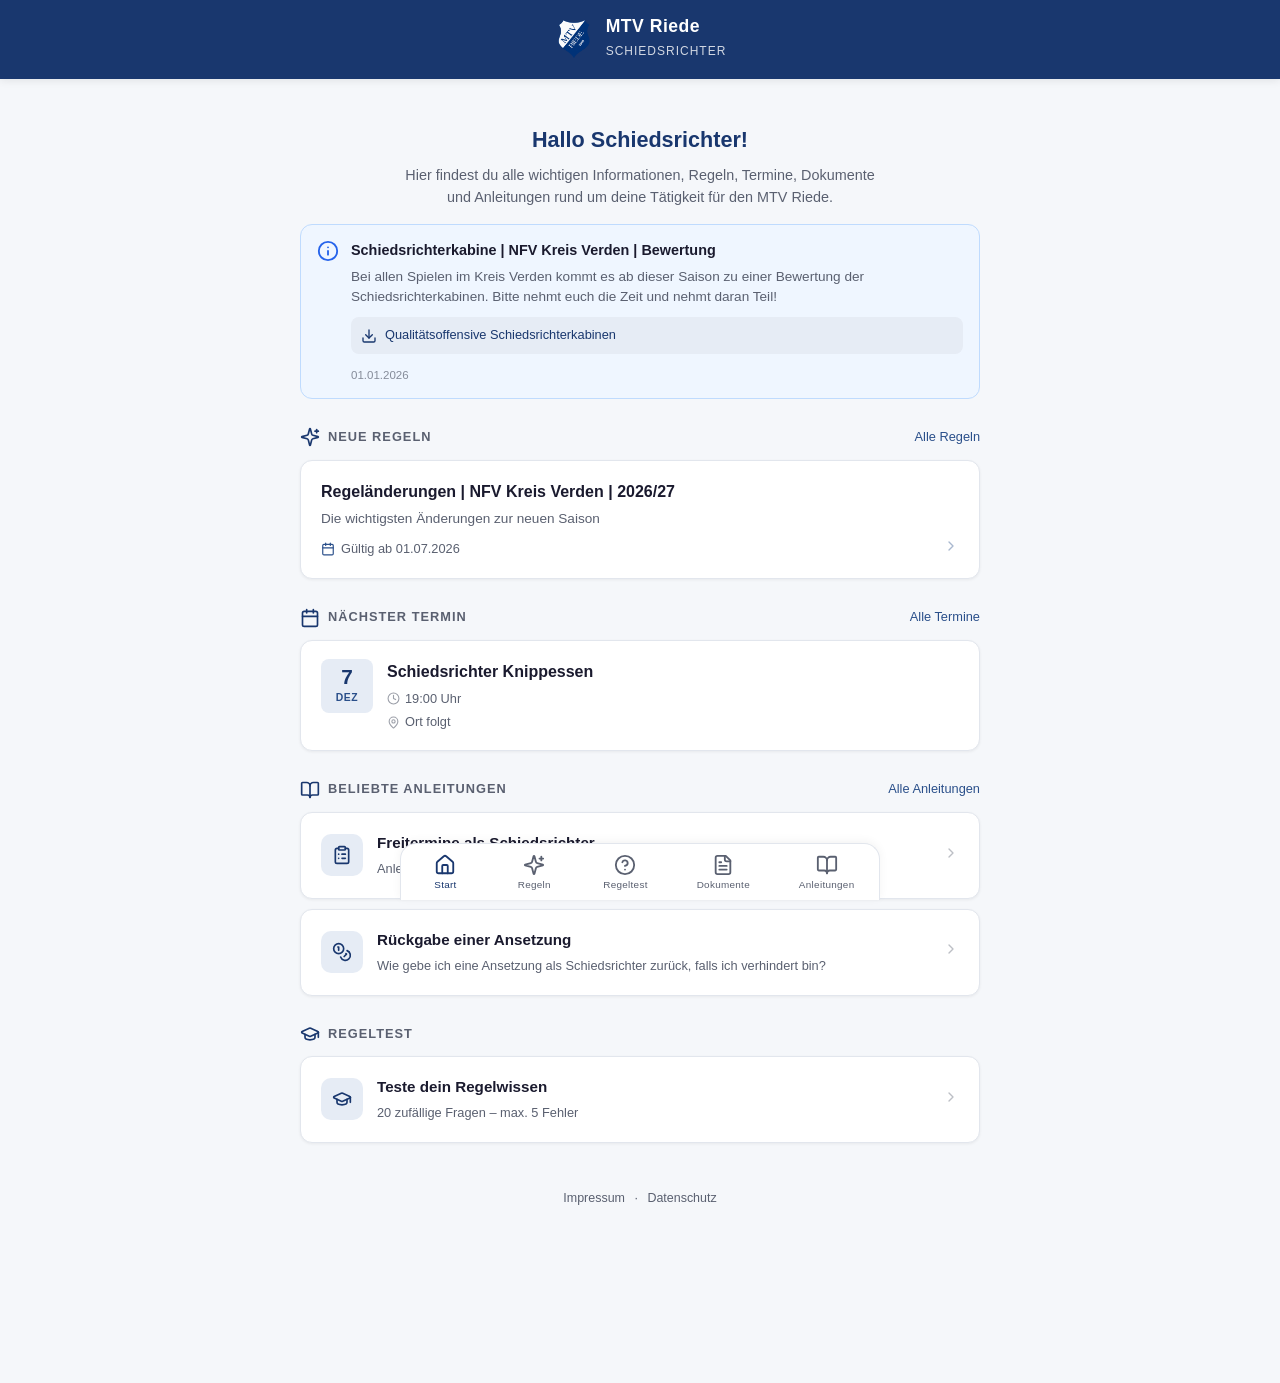
<file: index.html>
<!DOCTYPE html>
<html lang="de">
<head>
  <meta charset="UTF-8">
  <meta name="viewport" content="width=device-width, initial-scale=1.0, viewport-fit=cover">
  <meta name="apple-mobile-web-app-capable" content="yes">
  <meta name="apple-mobile-web-app-status-bar-style" content="black-translucent">
  <meta name="theme-color" content="#1a3a6b">
  <title>MTV Riede – Schiedsrichter</title>
  <link rel="icon" type="image/png" href="assets/logo.png">
  <link rel="stylesheet" href="css/style.css">
</head>
<body>

  <!-- Header -->
  <header class="app-header">
    <img src="assets/logo.png" alt="MTV Riede" class="logo">
    <div class="header-text">
      <h1>MTV Riede</h1>
      <span>Schiedsrichter</span>
    </div>
  </header>

  <!-- Main Content -->
  <main class="main-content">

    <!-- Home -->
    <section id="page-home" class="page-section">
      <div class="welcome">
        <h2>Hallo Schiedsrichter!</h2>
        <p>Hier findest du alle wichtigen Informationen, Regeln, Termine, Dokumente und Anleitungen rund um deine Tätigkeit für den MTV Riede.</p>
      </div>
      <div id="home-content"></div>
    </section>

    <!-- Rules -->
    <section id="page-rules" class="page-section">
      <h2 class="page-title">Neue Regeln</h2>
      <div id="rules-content"></div>
    </section>

    <!-- Events -->
    <section id="page-events" class="page-section">
      <h2 class="page-title">Termine</h2>
      <div id="events-content"></div>
    </section>

    <!-- Documents -->
    <section id="page-documents" class="page-section">
      <h2 class="page-title">Dokumente</h2>
      <div id="documents-content"></div>
    </section>

    <!-- Guides -->
    <section id="page-guides" class="page-section">
      <h2 class="page-title">Anleitungen</h2>
      <div id="guides-content"></div>
    </section>

    <!-- Quiz -->
    <section id="page-quiz" class="page-section">
      <div id="quiz-content"></div>
    </section>

    <!-- Detail View -->
    <section id="page-detail" class="page-section">
      <div id="detail-content"></div>
    </section>

  </main>

  <!-- Footer -->
  <footer class="app-footer">
    <a href="impressum.html">Impressum</a>
    <span>&middot;</span>
    <a href="datenschutz.html">Datenschutz</a>
  </footer>

  <!-- Bottom Navigation -->
  <nav class="bottom-nav">
    <button class="nav-item active" data-page="home">
      <svg xmlns="http://www.w3.org/2000/svg" viewBox="0 0 24 24" fill="none" stroke="currentColor" stroke-width="2" stroke-linecap="round" stroke-linejoin="round"><path d="M15 21v-8a1 1 0 0 0-1-1h-4a1 1 0 0 0-1 1v8"/><path d="M3 10a2 2 0 0 1 .709-1.528l7-5.999a2 2 0 0 1 2.582 0l7 5.999A2 2 0 0 1 21 10v9a2 2 0 0 1-2 2H5a2 2 0 0 1-2-2z"/></svg>
      <span>Start</span>
    </button>
    <button class="nav-item" data-page="rules">
      <svg xmlns="http://www.w3.org/2000/svg" viewBox="0 0 24 24" fill="none" stroke="currentColor" stroke-width="2" stroke-linecap="round" stroke-linejoin="round"><path d="M9.937 15.5A2 2 0 0 0 8.5 14.063l-6.135-1.582a.5.5 0 0 1 0-.962L8.5 9.936A2 2 0 0 0 9.937 8.5l1.582-6.135a.5.5 0 0 1 .963 0L14.063 8.5A2 2 0 0 0 15.5 9.937l6.135 1.581a.5.5 0 0 1 0 .964L15.5 14.063a2 2 0 0 0-1.437 1.437l-1.582 6.135a.5.5 0 0 1-.963 0z"/><path d="M20 3v4"/><path d="M22 5h-4"/></svg>
      <span>Regeln</span>
    </button>
    <button class="nav-item" data-page="quiz">
      <svg xmlns="http://www.w3.org/2000/svg" viewBox="0 0 24 24" fill="none" stroke="currentColor" stroke-width="2" stroke-linecap="round" stroke-linejoin="round"><circle cx="12" cy="12" r="10"/><path d="M9.09 9a3 3 0 0 1 5.83 1c0 2-3 3-3 3"/><path d="M12 17h.01"/></svg>
      <span>Regeltest</span>
    </button>
    <button class="nav-item" data-page="documents">
      <svg xmlns="http://www.w3.org/2000/svg" viewBox="0 0 24 24" fill="none" stroke="currentColor" stroke-width="2" stroke-linecap="round" stroke-linejoin="round"><path d="M15 2H6a2 2 0 0 0-2 2v16a2 2 0 0 0 2 2h12a2 2 0 0 0 2-2V7Z"/><path d="M14 2v4a2 2 0 0 0 2 2h4"/><path d="M10 9H8"/><path d="M16 13H8"/><path d="M16 17H8"/></svg>
      <span>Dokumente</span>
    </button>
    <button class="nav-item" data-page="guides">
      <svg xmlns="http://www.w3.org/2000/svg" viewBox="0 0 24 24" fill="none" stroke="currentColor" stroke-width="2" stroke-linecap="round" stroke-linejoin="round"><path d="M12 7v14"/><path d="M3 18a1 1 0 0 1-1-1V4a1 1 0 0 1 1-1h5a4 4 0 0 1 4 4 4 4 0 0 1 4-4h5a1 1 0 0 1 1 1v13a1 1 0 0 1-1 1h-6a3 3 0 0 0-3 3 3 3 0 0 0-3-3z"/></svg>
      <span>Anleitungen</span>
    </button>
  </nav>

  <!-- Toast -->
  <div id="toast" class="toast"></div>

  <script src="js/filestore.js"></script>
  <script src="js/icons.js"></script>
  <script src="js/app.js"></script>
</body>
</html>
</file>
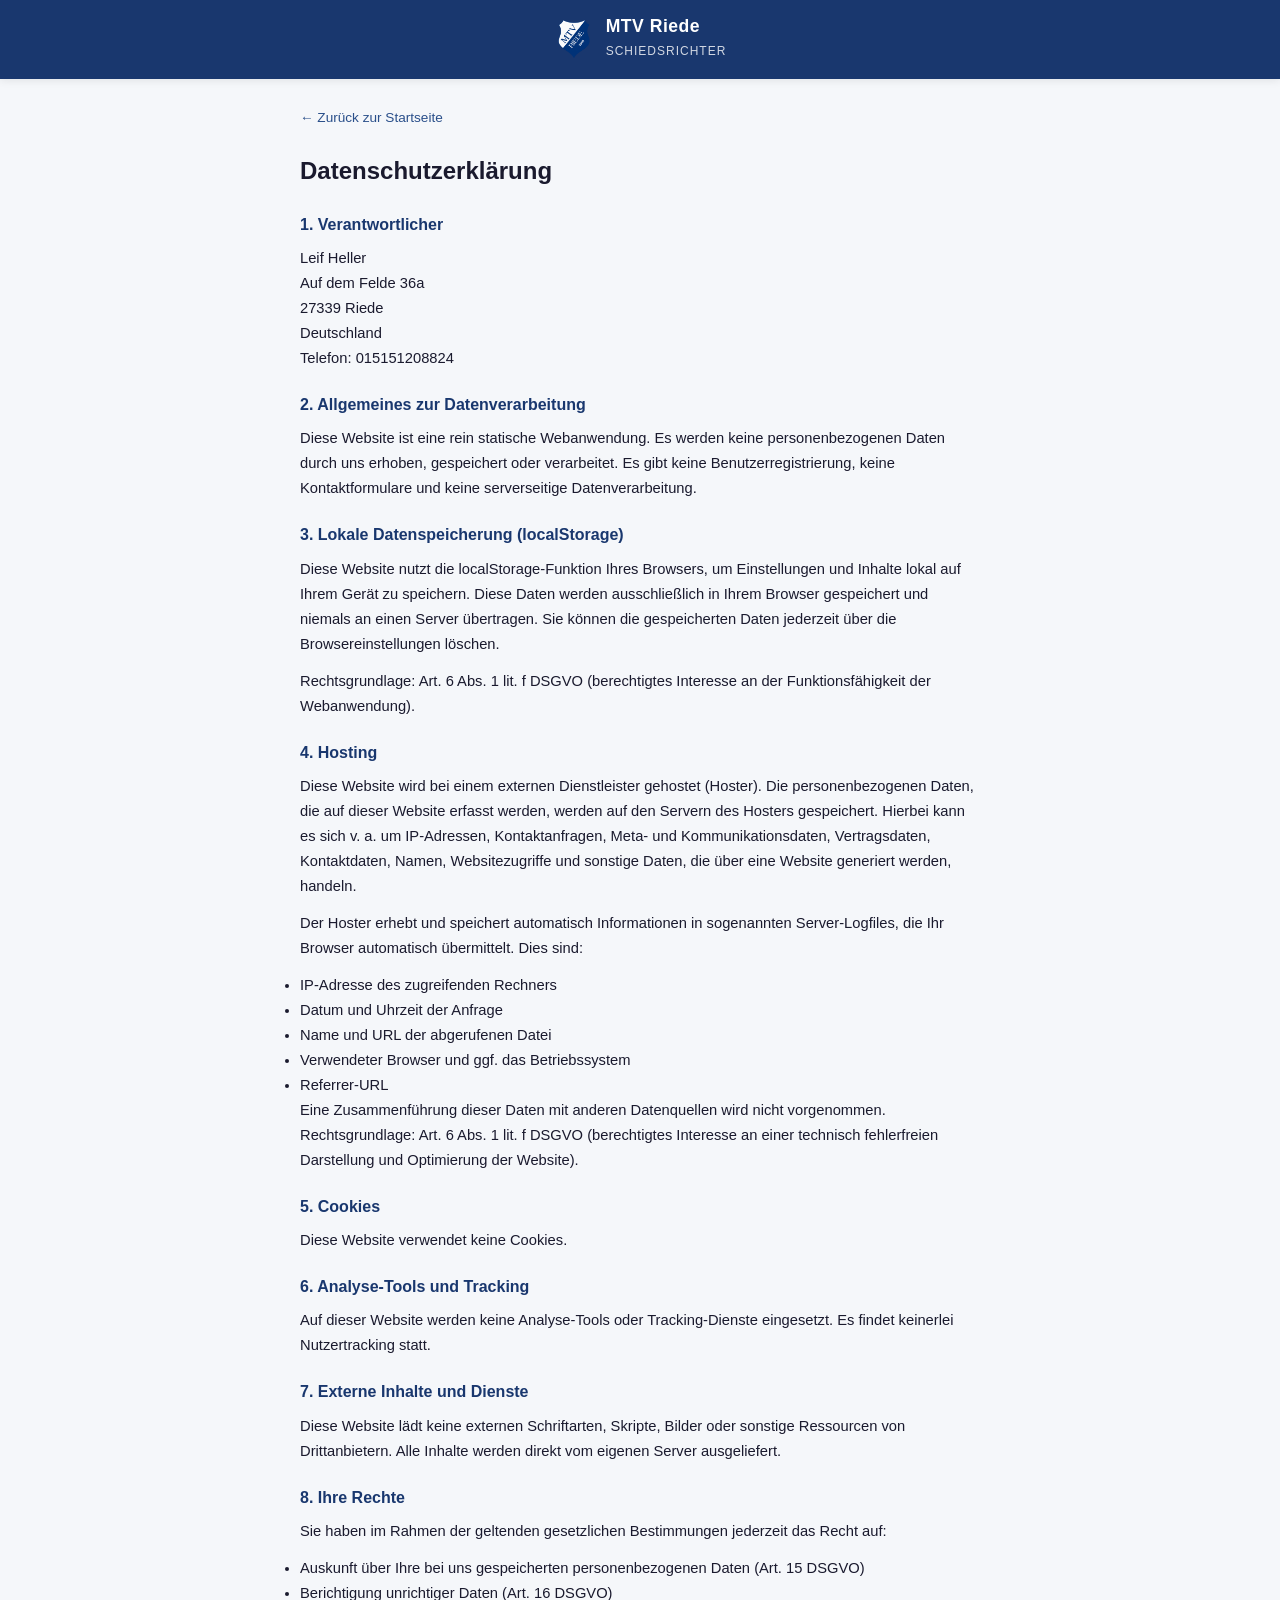
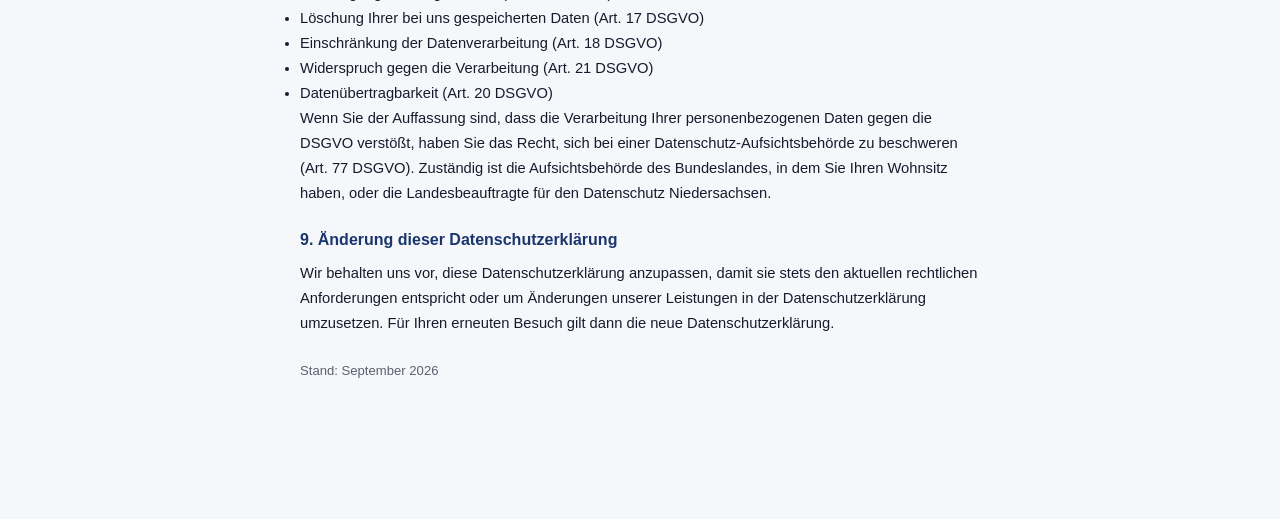
<file: datenschutz.html>
<!DOCTYPE html>
<html lang="de">
<head>
  <meta charset="UTF-8">
  <meta name="viewport" content="width=device-width, initial-scale=1.0">
  <title>Datenschutzerklärung – MTV Riede Schiedsrichter</title>
  <link rel="icon" type="image/png" href="assets/logo.png">
  <link rel="stylesheet" href="css/style.css">
</head>
<body>
  <header class="app-header">
    <img src="assets/logo.png" alt="MTV Riede" class="logo">
    <div class="header-text">
      <h1>MTV Riede</h1>
      <span>Schiedsrichter</span>
    </div>
  </header>

  <main class="main-content" style="padding-bottom:40px">
    <section class="page-section active">
      <a href="index.html" class="detail-back" style="text-decoration:none">&larr; Zurück zur Startseite</a>
      <h2 class="page-title">Datenschutzerklärung</h2>
      <div class="detail-content">

        <h3>1. Verantwortlicher</h3>
        <p>
          Leif Heller<br>
          Auf dem Felde 36a<br>
          27339 Riede<br>
          Deutschland<br>
          Telefon: 015151208824
        </p>

        <h3>2. Allgemeines zur Datenverarbeitung</h3>
        <p>Diese Website ist eine rein statische Webanwendung. Es werden keine personenbezogenen Daten durch uns erhoben, gespeichert oder verarbeitet. Es gibt keine Benutzerregistrierung, keine Kontaktformulare und keine serverseitige Datenverarbeitung.</p>

        <h3>3. Lokale Datenspeicherung (localStorage)</h3>
        <p>Diese Website nutzt die localStorage-Funktion Ihres Browsers, um Einstellungen und Inhalte lokal auf Ihrem Gerät zu speichern. Diese Daten werden ausschließlich in Ihrem Browser gespeichert und niemals an einen Server übertragen. Sie können die gespeicherten Daten jederzeit über die Browsereinstellungen löschen.</p>
        <p>Rechtsgrundlage: Art. 6 Abs. 1 lit. f DSGVO (berechtigtes Interesse an der Funktionsfähigkeit der Webanwendung).</p>

        <h3>4. Hosting</h3>
        <p>Diese Website wird bei einem externen Dienstleister gehostet (Hoster). Die personenbezogenen Daten, die auf dieser Website erfasst werden, werden auf den Servern des Hosters gespeichert. Hierbei kann es sich v. a. um IP-Adressen, Kontaktanfragen, Meta- und Kommunikationsdaten, Vertragsdaten, Kontaktdaten, Namen, Websitezugriffe und sonstige Daten, die über eine Website generiert werden, handeln.</p>
        <p>Der Hoster erhebt und speichert automatisch Informationen in sogenannten Server-Logfiles, die Ihr Browser automatisch übermittelt. Dies sind:</p>
        <ul>
          <li>IP-Adresse des zugreifenden Rechners</li>
          <li>Datum und Uhrzeit der Anfrage</li>
          <li>Name und URL der abgerufenen Datei</li>
          <li>Verwendeter Browser und ggf. das Betriebssystem</li>
          <li>Referrer-URL</li>
        </ul>
        <p>Eine Zusammenführung dieser Daten mit anderen Datenquellen wird nicht vorgenommen. Rechtsgrundlage: Art. 6 Abs. 1 lit. f DSGVO (berechtigtes Interesse an einer technisch fehlerfreien Darstellung und Optimierung der Website).</p>

        <h3>5. Cookies</h3>
        <p>Diese Website verwendet keine Cookies.</p>

        <h3>6. Analyse-Tools und Tracking</h3>
        <p>Auf dieser Website werden keine Analyse-Tools oder Tracking-Dienste eingesetzt. Es findet keinerlei Nutzertracking statt.</p>

        <h3>7. Externe Inhalte und Dienste</h3>
        <p>Diese Website lädt keine externen Schriftarten, Skripte, Bilder oder sonstige Ressourcen von Drittanbietern. Alle Inhalte werden direkt vom eigenen Server ausgeliefert.</p>

        <h3>8. Ihre Rechte</h3>
        <p>Sie haben im Rahmen der geltenden gesetzlichen Bestimmungen jederzeit das Recht auf:</p>
        <ul>
          <li>Auskunft über Ihre bei uns gespeicherten personenbezogenen Daten (Art. 15 DSGVO)</li>
          <li>Berichtigung unrichtiger Daten (Art. 16 DSGVO)</li>
          <li>Löschung Ihrer bei uns gespeicherten Daten (Art. 17 DSGVO)</li>
          <li>Einschränkung der Datenverarbeitung (Art. 18 DSGVO)</li>
          <li>Widerspruch gegen die Verarbeitung (Art. 21 DSGVO)</li>
          <li>Datenübertragbarkeit (Art. 20 DSGVO)</li>
        </ul>
        <p>Wenn Sie der Auffassung sind, dass die Verarbeitung Ihrer personenbezogenen Daten gegen die DSGVO verstößt, haben Sie das Recht, sich bei einer Datenschutz-Aufsichtsbehörde zu beschweren (Art. 77 DSGVO). Zuständig ist die Aufsichtsbehörde des Bundeslandes, in dem Sie Ihren Wohnsitz haben, oder die Landesbeauftragte für den Datenschutz Niedersachsen.</p>

        <h3>9. Änderung dieser Datenschutzerklärung</h3>
        <p>Wir behalten uns vor, diese Datenschutzerklärung anzupassen, damit sie stets den aktuellen rechtlichen Anforderungen entspricht oder um Änderungen unserer Leistungen in der Datenschutzerklärung umzusetzen. Für Ihren erneuten Besuch gilt dann die neue Datenschutzerklärung.</p>

        <p style="margin-top:24px;color:var(--text-secondary);font-size:0.82rem">Stand: September 2026</p>

      </div>
    </section>
  </main>
</body>
</html>
</file>
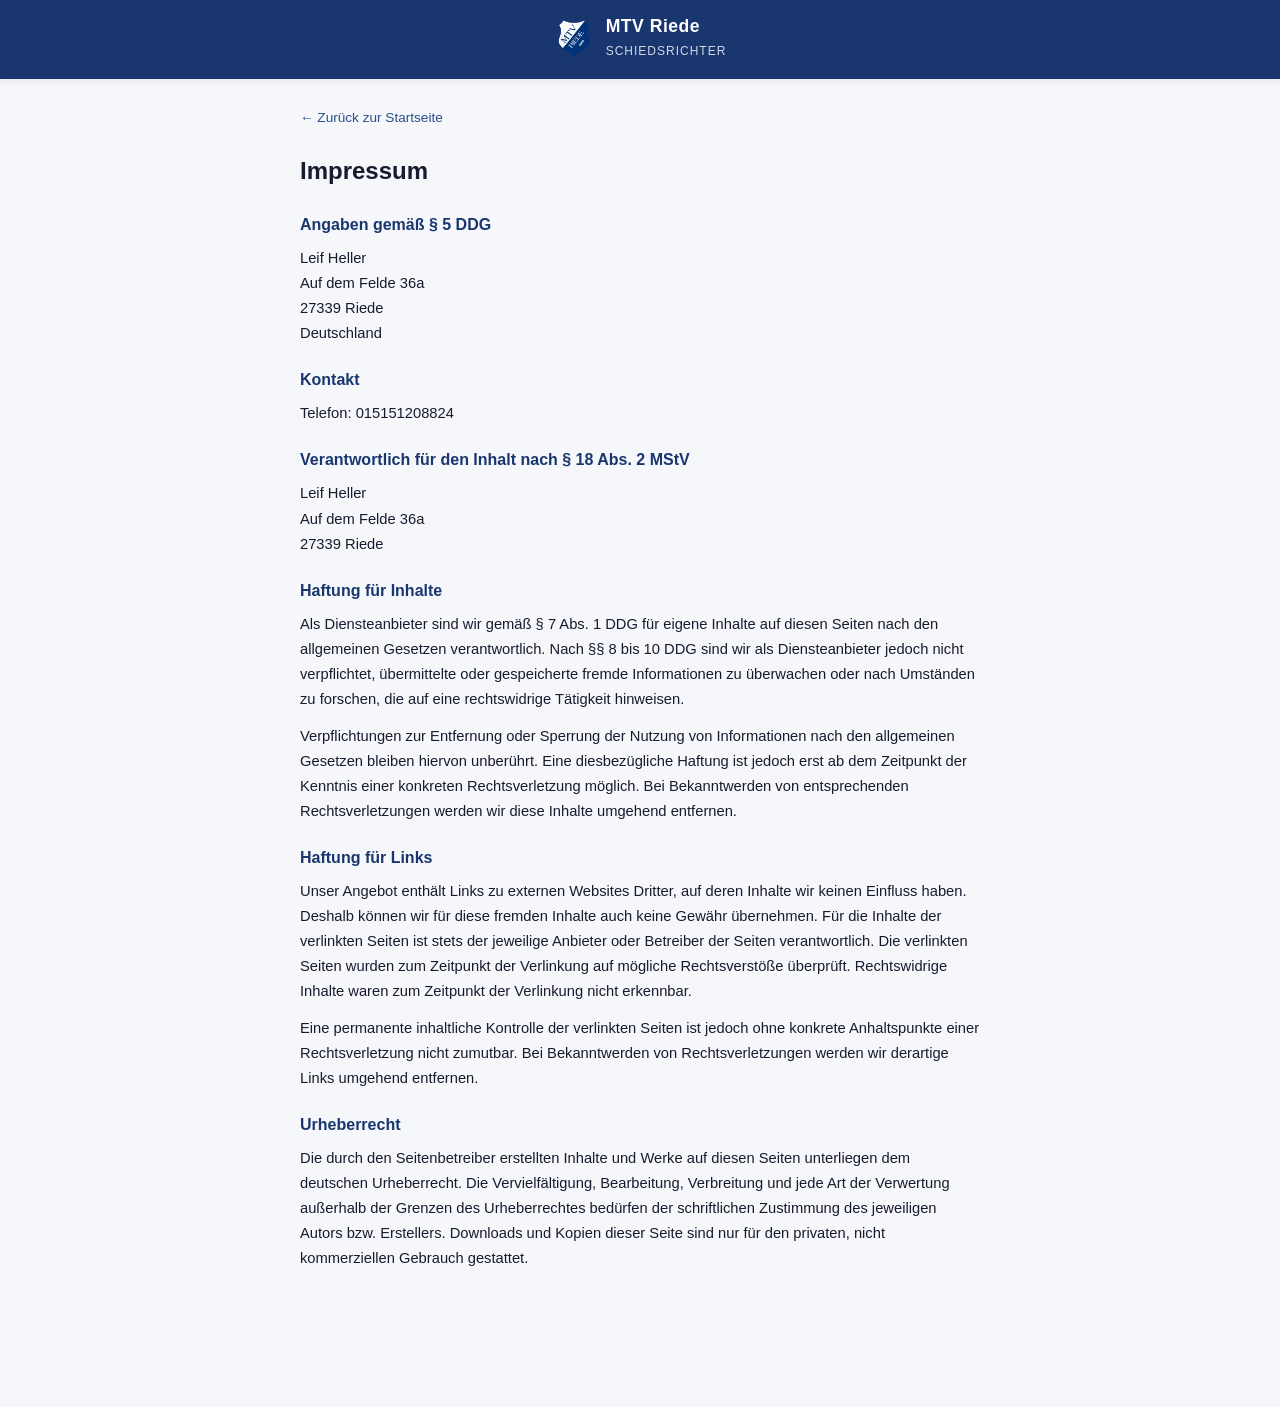
<file: impressum.html>
<!DOCTYPE html>
<html lang="de">
<head>
  <meta charset="UTF-8">
  <meta name="viewport" content="width=device-width, initial-scale=1.0">
  <title>Impressum – MTV Riede Schiedsrichter</title>
  <link rel="icon" type="image/png" href="assets/logo.png">
  <link rel="stylesheet" href="css/style.css">
</head>
<body>
  <header class="app-header">
    <img src="assets/logo.png" alt="MTV Riede" class="logo">
    <div class="header-text">
      <h1>MTV Riede</h1>
      <span>Schiedsrichter</span>
    </div>
  </header>

  <main class="main-content" style="padding-bottom:40px">
    <section class="page-section active">
      <a href="index.html" class="detail-back" style="text-decoration:none">&larr; Zurück zur Startseite</a>
      <h2 class="page-title">Impressum</h2>
      <div class="detail-content">

        <h3>Angaben gemäß § 5 DDG</h3>
        <p>
          Leif Heller<br>
          Auf dem Felde 36a<br>
          27339 Riede<br>
          Deutschland
        </p>

        <h3>Kontakt</h3>
        <p>Telefon: 015151208824</p>

        <h3>Verantwortlich für den Inhalt nach § 18 Abs. 2 MStV</h3>
        <p>
          Leif Heller<br>
          Auf dem Felde 36a<br>
          27339 Riede
        </p>

        <h3>Haftung für Inhalte</h3>
        <p>Als Diensteanbieter sind wir gemäß § 7 Abs. 1 DDG für eigene Inhalte auf diesen Seiten nach den allgemeinen Gesetzen verantwortlich. Nach §§ 8 bis 10 DDG sind wir als Diensteanbieter jedoch nicht verpflichtet, übermittelte oder gespeicherte fremde Informationen zu überwachen oder nach Umständen zu forschen, die auf eine rechtswidrige Tätigkeit hinweisen.</p>
        <p>Verpflichtungen zur Entfernung oder Sperrung der Nutzung von Informationen nach den allgemeinen Gesetzen bleiben hiervon unberührt. Eine diesbezügliche Haftung ist jedoch erst ab dem Zeitpunkt der Kenntnis einer konkreten Rechtsverletzung möglich. Bei Bekanntwerden von entsprechenden Rechtsverletzungen werden wir diese Inhalte umgehend entfernen.</p>

        <h3>Haftung für Links</h3>
        <p>Unser Angebot enthält Links zu externen Websites Dritter, auf deren Inhalte wir keinen Einfluss haben. Deshalb können wir für diese fremden Inhalte auch keine Gewähr übernehmen. Für die Inhalte der verlinkten Seiten ist stets der jeweilige Anbieter oder Betreiber der Seiten verantwortlich. Die verlinkten Seiten wurden zum Zeitpunkt der Verlinkung auf mögliche Rechtsverstöße überprüft. Rechtswidrige Inhalte waren zum Zeitpunkt der Verlinkung nicht erkennbar.</p>
        <p>Eine permanente inhaltliche Kontrolle der verlinkten Seiten ist jedoch ohne konkrete Anhaltspunkte einer Rechtsverletzung nicht zumutbar. Bei Bekanntwerden von Rechtsverletzungen werden wir derartige Links umgehend entfernen.</p>

        <h3>Urheberrecht</h3>
        <p>Die durch den Seitenbetreiber erstellten Inhalte und Werke auf diesen Seiten unterliegen dem deutschen Urheberrecht. Die Vervielfältigung, Bearbeitung, Verbreitung und jede Art der Verwertung außerhalb der Grenzen des Urheberrechtes bedürfen der schriftlichen Zustimmung des jeweiligen Autors bzw. Erstellers. Downloads und Kopien dieser Seite sind nur für den privaten, nicht kommerziellen Gebrauch gestattet.</p>
      </div>
    </section>
  </main>
</body>
</html>
</file>
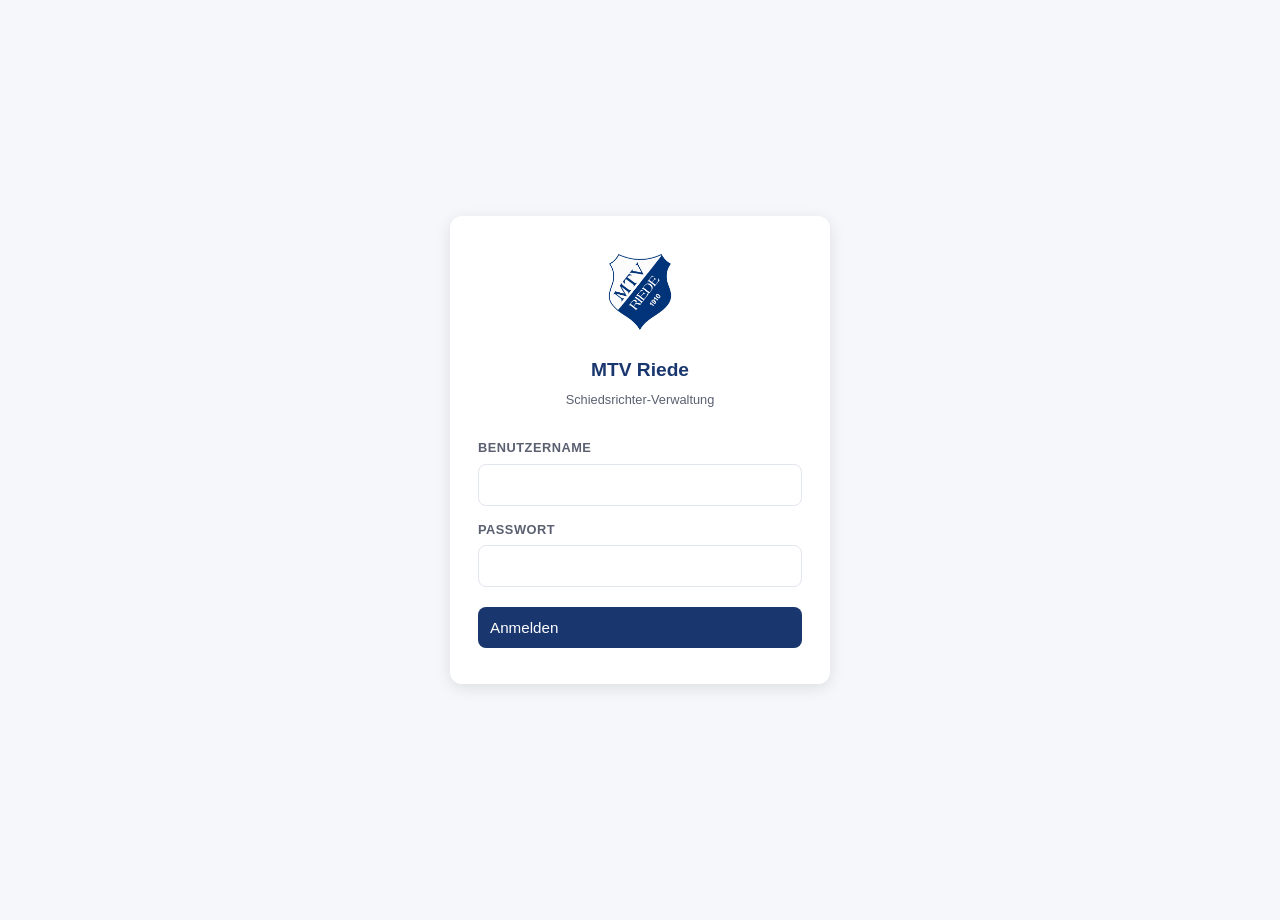
<file: verwaltung.html>
<!DOCTYPE html>
<html lang="de">
<head>
  <meta charset="UTF-8">
  <meta name="viewport" content="width=device-width, initial-scale=1.0">
  <meta name="robots" content="noindex, nofollow">
  <title>MTV Riede – Verwaltung</title>
  <link rel="icon" type="image/png" href="assets/logo.png">
  <link rel="stylesheet" href="css/style.css">
</head>
<body class="admin-body">

  <!-- Login Screen -->
  <div class="login-screen" id="login-screen">
    <div class="login-card">
      <img src="assets/logo.png" alt="MTV Riede" class="login-logo">
      <h1>MTV Riede</h1>
      <p class="login-subtitle">Schiedsrichter-Verwaltung</p>
      <div class="login-error" id="login-error">Benutzername oder Passwort falsch.</div>
      <form id="login-form" autocomplete="off">
        <div class="form-group">
          <label>Benutzername</label>
          <input type="text" id="login-user" autocomplete="username" required>
        </div>
        <div class="form-group">
          <label>Passwort</label>
          <input type="password" id="login-pass" autocomplete="current-password" required>
        </div>
        <button type="submit" class="btn btn-primary">Anmelden</button>
      </form>
    </div>
  </div>

  <!-- Admin App (hidden until login) -->
  <div class="admin-app" id="admin-app">

    <!-- Admin Header -->
    <header class="admin-header">
      <h1>Verwaltung</h1>
      <div style="display:flex;gap:12px;align-items:center">
        <a href="index.html" class="admin-link">Zur Webseite</a>
        <button class="btn btn-sm" id="export-data" style="font-size:0.72rem;background:#16a34a;color:#fff;border:none">Exportieren</button>
        <button class="btn btn-danger btn-sm" id="reset-data" style="font-size:0.72rem">Zurücksetzen</button>
        <button class="btn btn-secondary btn-sm" id="logout-btn" style="font-size:0.72rem;color:#fff;border-color:rgba(255,255,255,0.3)">Abmelden</button>
      </div>
    </header>

    <div class="admin-container">

      <!-- Tabs -->
      <div class="admin-tabs">
        <button class="admin-tab active" data-tab="rules">Regeln</button>
        <button class="admin-tab" data-tab="events">Termine</button>
        <button class="admin-tab" data-tab="documents">Dokumente</button>
        <button class="admin-tab" data-tab="guides">Anleitungen</button>
        <button class="admin-tab" data-tab="announcements">Meldungen</button>
        <button class="admin-tab" data-tab="quiz">Regeltest</button>
      </div>

      <!-- Rules Section -->
      <div class="admin-section active" id="section-rules">
        <div class="admin-toolbar">
          <h2>Regeln</h2>
          <button class="btn btn-primary" id="add-rule">
            <svg xmlns="http://www.w3.org/2000/svg" viewBox="0 0 24 24" fill="none" stroke="currentColor" stroke-width="2" stroke-linecap="round" stroke-linejoin="round" style="width:16px;height:16px"><path d="M5 12h14"/><path d="M12 5v14"/></svg>
            Neue Regel
          </button>
        </div>
        <div id="rules-list"></div>
      </div>

      <!-- Events Section -->
      <div class="admin-section" id="section-events">
        <div class="admin-toolbar">
          <h2>Termine</h2>
          <button class="btn btn-primary" id="add-event">
            <svg xmlns="http://www.w3.org/2000/svg" viewBox="0 0 24 24" fill="none" stroke="currentColor" stroke-width="2" stroke-linecap="round" stroke-linejoin="round" style="width:16px;height:16px"><path d="M5 12h14"/><path d="M12 5v14"/></svg>
            Neuer Termin
          </button>
        </div>
        <div id="events-list"></div>
      </div>

      <!-- Documents Section -->
      <div class="admin-section" id="section-documents">
        <div class="admin-toolbar">
          <h2>Dokumente</h2>
          <button class="btn btn-primary" id="add-document">
            <svg xmlns="http://www.w3.org/2000/svg" viewBox="0 0 24 24" fill="none" stroke="currentColor" stroke-width="2" stroke-linecap="round" stroke-linejoin="round" style="width:16px;height:16px"><path d="M5 12h14"/><path d="M12 5v14"/></svg>
            Neues Dokument
          </button>
        </div>
        <div id="documents-list"></div>
      </div>

      <!-- Guides Section -->
      <div class="admin-section" id="section-guides">
        <div class="admin-toolbar">
          <h2>Anleitungen</h2>
          <button class="btn btn-primary" id="add-guide">
            <svg xmlns="http://www.w3.org/2000/svg" viewBox="0 0 24 24" fill="none" stroke="currentColor" stroke-width="2" stroke-linecap="round" stroke-linejoin="round" style="width:16px;height:16px"><path d="M5 12h14"/><path d="M12 5v14"/></svg>
            Neue Anleitung
          </button>
        </div>
        <div id="guides-list"></div>
      </div>

      <!-- Announcements Section -->
      <div class="admin-section" id="section-announcements">
        <div class="admin-toolbar">
          <h2>Meldungen</h2>
          <button class="btn btn-primary" id="add-announcement">
            <svg xmlns="http://www.w3.org/2000/svg" viewBox="0 0 24 24" fill="none" stroke="currentColor" stroke-width="2" stroke-linecap="round" stroke-linejoin="round" style="width:16px;height:16px"><path d="M5 12h14"/><path d="M12 5v14"/></svg>
            Neue Meldung
          </button>
        </div>
        <div id="announcements-list"></div>
      </div>

      <!-- Quiz Section -->
      <div class="admin-section" id="section-quiz">
        <div class="admin-toolbar">
          <h2>Regeltest-Fragen</h2>
          <button class="btn btn-primary" id="add-quiz">
            <svg xmlns="http://www.w3.org/2000/svg" viewBox="0 0 24 24" fill="none" stroke="currentColor" stroke-width="2" stroke-linecap="round" stroke-linejoin="round" style="width:16px;height:16px"><path d="M5 12h14"/><path d="M12 5v14"/></svg>
            Neue Frage
          </button>
        </div>
        <div id="quiz-list"></div>
      </div>

    </div>

    <!-- Form Overlay -->
    <div class="form-overlay" id="form-overlay"></div>

    <!-- Toast -->
    <div id="toast" class="toast"></div>

  </div>

  <script src="js/filestore.js"></script>
  <script src="js/admin.js"></script>
</body>
</html>
</file>
<file: css/style.css>
*, *::before, *::after {
  margin: 0;
  padding: 0;
  box-sizing: border-box;
}

:root {
  --primary: #19376e;
  --primary-light: #2a4f8a;
  --primary-dark: #0e1f40;
  --accent: #e6ecf5;
  --bg: #f5f7fa;
  --white: #ffffff;
  --text: #1a1a2e;
  --text-secondary: #5a6070;
  --border: #e2e6ed;
  --warning: #d4430b;
  --warning-bg: #fef2f0;
  --info: #2563eb;
  --info-bg: #eff6ff;
  --success: #16a34a;
  --success-bg: #f0fdf4;
  --shadow-sm: 0 1px 3px rgba(0,0,0,0.06);
  --shadow-md: 0 2px 8px rgba(0,0,0,0.08);
  --shadow-lg: 0 4px 16px rgba(0,0,0,0.1);
  --radius: 12px;
  --radius-sm: 8px;
  --nav-height: 68px;
  --header-height: 56px;
  --max-width: 640px;
}

html {
  font-size: 16px;
  -webkit-text-size-adjust: 100%;
}

body {
  font-family: -apple-system, BlinkMacSystemFont, 'Segoe UI', Roboto, 'Helvetica Neue', Arial, sans-serif;
  background: var(--bg);
  color: var(--text);
  line-height: 1.6;
  min-height: 100dvh;
  padding-bottom: calc(var(--nav-height) + 16px);
  -webkit-font-smoothing: antialiased;
}

/* Header */
.app-header {
  position: sticky;
  top: 0;
  z-index: 100;
  background: var(--primary);
  padding: 12px 16px;
  display: flex;
  align-items: center;
  gap: 12px;
  box-shadow: var(--shadow-md);
}

.app-header .logo {
  width: 40px;
  height: 40px;
  flex-shrink: 0;
}

.app-header .header-text {
  color: var(--white);
}

.app-header .header-text h1 {
  font-size: 1.1rem;
  font-weight: 700;
  line-height: 1.2;
  letter-spacing: 0.5px;
}

.app-header .header-text span {
  font-size: 0.75rem;
  opacity: 0.8;
  letter-spacing: 1px;
  text-transform: uppercase;
}

/* Main content */
.main-content {
  max-width: var(--max-width);
  margin: 0 auto;
  padding: 16px;
}

/* Page sections - show/hide */
.page-section {
  display: none;
}

.page-section.active {
  display: block;
  animation: fadeIn 0.2s ease;
}

@keyframes fadeIn {
  from { opacity: 0; transform: translateY(4px); }
  to { opacity: 1; transform: translateY(0); }
}

/* Welcome section */
.welcome {
  text-align: center;
  padding: 24px 0 16px;
}

.welcome h2 {
  font-size: 1.35rem;
  font-weight: 700;
  color: var(--primary);
  margin-bottom: 8px;
}

.welcome p {
  font-size: 0.9rem;
  color: var(--text-secondary);
  line-height: 1.5;
  max-width: 480px;
  margin: 0 auto;
}

/* Section headers */
.section-header {
  display: flex;
  align-items: center;
  gap: 8px;
  margin: 28px 0 12px;
}

.section-header:first-child {
  margin-top: 8px;
}

.section-header .section-icon {
  width: 20px;
  height: 20px;
  color: var(--primary);
  flex-shrink: 0;
}

.section-header h3 {
  font-size: 0.8rem;
  font-weight: 600;
  text-transform: uppercase;
  letter-spacing: 1px;
  color: var(--text-secondary);
}

.section-header .see-all {
  margin-left: auto;
  font-size: 0.8rem;
  color: var(--primary-light);
  text-decoration: none;
  font-weight: 500;
  cursor: pointer;
  white-space: nowrap;
}

.section-header .see-all:hover {
  text-decoration: underline;
}

/* Cards */
.card {
  background: var(--white);
  border-radius: var(--radius);
  padding: 16px;
  margin-bottom: 10px;
  box-shadow: var(--shadow-sm);
  border: 1px solid var(--border);
  cursor: pointer;
  transition: box-shadow 0.15s, transform 0.15s;
}

.card:hover {
  box-shadow: var(--shadow-md);
  transform: translateY(-1px);
}

.card:active {
  transform: translateY(0);
}

.card-title {
  font-size: 1rem;
  font-weight: 600;
  color: var(--text);
  margin-bottom: 4px;
}

.card-subtitle {
  font-size: 0.85rem;
  color: var(--text-secondary);
  margin-bottom: 8px;
}

.card-meta {
  display: flex;
  align-items: center;
  gap: 6px;
  font-size: 0.8rem;
  color: var(--text-secondary);
}

.card-meta svg {
  width: 14px;
  height: 14px;
  color: var(--primary-light);
}

.card-arrow {
  margin-left: auto;
  color: var(--text-secondary);
  opacity: 0.4;
}

.card-arrow svg {
  width: 16px;
  height: 16px;
}

/* Event card */
.event-card {
  display: flex;
  gap: 14px;
  align-items: flex-start;
}

.event-date-badge {
  flex-shrink: 0;
  width: 52px;
  text-align: center;
  background: var(--accent);
  border-radius: var(--radius-sm);
  padding: 6px 4px;
}

.event-date-badge .day {
  font-size: 1.3rem;
  font-weight: 700;
  color: var(--primary);
  line-height: 1.2;
}

.event-date-badge .month {
  font-size: 0.65rem;
  font-weight: 600;
  text-transform: uppercase;
  color: var(--primary-light);
  letter-spacing: 0.5px;
}

.event-info {
  flex: 1;
  min-width: 0;
}

.event-info .card-title {
  margin-bottom: 4px;
}

.event-detail {
  display: flex;
  align-items: center;
  gap: 5px;
  font-size: 0.8rem;
  color: var(--text-secondary);
  margin-top: 3px;
}

.event-detail svg {
  width: 13px;
  height: 13px;
  flex-shrink: 0;
  color: var(--text-secondary);
  opacity: 0.6;
}

/* Month divider for events page */
.month-divider {
  font-size: 0.8rem;
  font-weight: 600;
  text-transform: uppercase;
  letter-spacing: 1px;
  color: var(--text-secondary);
  margin: 24px 0 10px;
  padding-bottom: 6px;
  border-bottom: 1px solid var(--border);
}

.month-divider:first-child {
  margin-top: 8px;
}

/* Guide card */
.guide-card {
  display: flex;
  align-items: center;
  gap: 14px;
}

.guide-icon {
  width: 42px;
  height: 42px;
  border-radius: 10px;
  background: var(--accent);
  display: flex;
  align-items: center;
  justify-content: center;
  flex-shrink: 0;
}

.guide-icon svg {
  width: 20px;
  height: 20px;
  color: var(--primary);
}

.guide-info {
  flex: 1;
  min-width: 0;
}

.guide-info .card-title {
  font-size: 0.95rem;
}

.guide-info .card-subtitle {
  font-size: 0.8rem;
  margin-bottom: 0;
}

/* Announcements */
.announcement {
  border-radius: var(--radius);
  padding: 14px 16px;
  margin-bottom: 10px;
  display: flex;
  gap: 12px;
  align-items: flex-start;
}

.announcement.warning {
  background: var(--warning-bg);
  border: 1px solid #fecaca;
}

.announcement.info {
  background: var(--info-bg);
  border: 1px solid #bfdbfe;
}

.announcement-icon {
  flex-shrink: 0;
  width: 22px;
  height: 22px;
  margin-top: 1px;
}

.announcement.warning .announcement-icon { color: var(--warning); }
.announcement.info .announcement-icon { color: var(--info); }

.announcement-body {
  flex: 1;
}

.announcement-body strong {
  display: block;
  font-size: 0.9rem;
  margin-bottom: 4px;
}

.announcement-body p {
  font-size: 0.85rem;
  line-height: 1.5;
  color: var(--text-secondary);
}

.announcement-date {
  font-size: 0.72rem;
  color: var(--text-secondary);
  opacity: 0.7;
  margin-top: 6px;
}

/* Document categories */
.doc-category {
  background: var(--white);
  border-radius: var(--radius);
  margin-bottom: 10px;
  box-shadow: var(--shadow-sm);
  border: 1px solid var(--border);
  overflow: hidden;
}

.doc-category-header {
  display: flex;
  align-items: center;
  gap: 10px;
  padding: 14px 16px;
  cursor: pointer;
  transition: background 0.15s;
}

.doc-category-header:hover {
  background: var(--accent);
}

.doc-category-icon {
  width: 36px;
  height: 36px;
  border-radius: 8px;
  background: var(--accent);
  display: flex;
  align-items: center;
  justify-content: center;
  flex-shrink: 0;
}

.doc-category-icon svg {
  width: 18px;
  height: 18px;
  color: var(--primary);
}

.doc-category-name {
  flex: 1;
  font-size: 0.95rem;
  font-weight: 600;
}

.doc-category-count {
  font-size: 0.75rem;
  color: var(--text-secondary);
  background: var(--accent);
  padding: 2px 8px;
  border-radius: 10px;
}

.doc-category-chevron {
  width: 16px;
  height: 16px;
  color: var(--text-secondary);
  opacity: 0.4;
  transition: transform 0.2s;
}

.doc-category.open .doc-category-chevron {
  transform: rotate(90deg);
}

.doc-category-items {
  display: none;
  padding: 0 16px 8px;
}

.doc-category.open .doc-category-items {
  display: block;
}

.doc-item {
  display: flex;
  align-items: center;
  gap: 10px;
  padding: 10px 0;
  border-top: 1px solid var(--border);
  cursor: pointer;
  transition: opacity 0.15s;
}

.doc-item:hover {
  opacity: 0.7;
}

.doc-item svg {
  width: 16px;
  height: 16px;
  color: var(--warning);
  flex-shrink: 0;
}

.doc-item span {
  font-size: 0.88rem;
  color: var(--text);
}

.doc-item .card-arrow {
  margin-left: auto;
}

.doc-item .card-arrow svg {
  color: var(--primary-light);
}

/* Detail view */
.detail-view {
  display: none;
}

.detail-view.active {
  display: block;
  animation: fadeIn 0.2s ease;
}

.detail-back {
  display: inline-flex;
  align-items: center;
  gap: 6px;
  font-size: 0.85rem;
  color: var(--primary-light);
  cursor: pointer;
  padding: 8px 0 16px;
  border: none;
  background: none;
  font-family: inherit;
}

.detail-back svg {
  width: 16px;
  height: 16px;
}

.detail-back:hover {
  text-decoration: underline;
}

.detail-title {
  font-size: 1.4rem;
  font-weight: 700;
  color: var(--text);
  margin-bottom: 6px;
}

.detail-date {
  font-size: 0.8rem;
  color: var(--text-secondary);
  margin-bottom: 20px;
}

.detail-content {
  font-size: 0.92rem;
  line-height: 1.7;
}

.detail-content h3 {
  font-size: 1rem;
  font-weight: 600;
  color: var(--primary);
  margin: 20px 0 8px;
}

.detail-content img {
  max-width: 100%;
  border-radius: 8px;
  margin: 12px 0;
  display: block;
}

.detail-content p {
  margin-bottom: 12px;
}

.detail-content .guide-notice {
  background: var(--info-bg);
  border: 1px solid #bfdbfe;
  border-radius: var(--radius-sm);
  padding: 12px 14px;
  margin-top: 16px;
  font-size: 0.85rem;
  line-height: 1.5;
}

.detail-documents {
  margin-top: 20px;
}

.detail-documents h4 {
  font-size: 0.85rem;
  font-weight: 600;
  color: var(--text-secondary);
  text-transform: uppercase;
  letter-spacing: 0.5px;
  margin-bottom: 10px;
}

.detail-doc-link {
  display: flex;
  align-items: center;
  gap: 8px;
  padding: 10px 14px;
  background: var(--accent);
  border-radius: var(--radius-sm);
  font-size: 0.88rem;
  color: var(--primary);
  text-decoration: none;
  margin-bottom: 6px;
  transition: background 0.15s;
}

.detail-doc-link:hover {
  background: #d8e2f3;
}

.detail-doc-link svg {
  width: 16px;
  height: 16px;
  flex-shrink: 0;
}

/* Bottom Navigation */
.bottom-nav {
  position: fixed;
  bottom: 0;
  left: 0;
  right: 0;
  z-index: 100;
  background: var(--white);
  border-top: 1px solid var(--border);
  display: flex;
  justify-content: space-around;
  padding: 6px 0;
  padding-bottom: max(6px, env(safe-area-inset-bottom));
  box-shadow: 0 -2px 10px rgba(0,0,0,0.05);
}

.nav-item {
  display: flex;
  flex-direction: column;
  align-items: center;
  gap: 3px;
  padding: 4px 8px;
  border: none;
  background: none;
  cursor: pointer;
  color: var(--text-secondary);
  transition: color 0.15s;
  font-family: inherit;
  -webkit-tap-highlight-color: transparent;
  min-width: 56px;
}

.nav-item svg {
  width: 22px;
  height: 22px;
}

.nav-item span {
  font-size: 0.62rem;
  font-weight: 500;
  letter-spacing: 0.3px;
}

.nav-item.active {
  color: var(--primary);
}

.nav-item.active svg {
  color: var(--primary);
}

/* Page title */
.page-title {
  font-size: 1.5rem;
  font-weight: 700;
  color: var(--text);
  margin: 8px 0 16px;
}

/* Empty state */
.empty-state {
  text-align: center;
  padding: 40px 20px;
  color: var(--text-secondary);
}

.empty-state svg {
  width: 48px;
  height: 48px;
  opacity: 0.3;
  margin-bottom: 12px;
}

.empty-state p {
  font-size: 0.9rem;
}

/* ============= ADMIN ============= */
.admin-body {
  padding-bottom: 20px;
}

.admin-header {
  background: var(--primary-dark);
  color: var(--white);
  padding: 16px 20px;
  display: flex;
  align-items: center;
  justify-content: space-between;
  position: sticky;
  top: 0;
  z-index: 100;
}

.admin-header h1 {
  font-size: 1.1rem;
  font-weight: 600;
}

.admin-link {
  color: rgba(255,255,255,0.7);
  text-decoration: none;
  font-size: 0.85rem;
}

.admin-link:hover {
  color: var(--white);
}

.admin-container {
  max-width: 800px;
  margin: 0 auto;
  padding: 20px;
}

.admin-tabs {
  display: flex;
  gap: 4px;
  background: var(--bg);
  border-radius: var(--radius);
  padding: 4px;
  margin-bottom: 20px;
  overflow-x: auto;
  -webkit-overflow-scrolling: touch;
}

.admin-tab {
  flex: 1;
  padding: 10px 12px;
  border: none;
  background: none;
  border-radius: var(--radius-sm);
  cursor: pointer;
  font-size: 0.8rem;
  font-weight: 500;
  color: var(--text-secondary);
  white-space: nowrap;
  font-family: inherit;
  transition: all 0.15s;
}

.admin-tab.active {
  background: var(--white);
  color: var(--primary);
  box-shadow: var(--shadow-sm);
}

.admin-section {
  display: none;
}

.admin-section.active {
  display: block;
}

.admin-toolbar {
  display: flex;
  justify-content: space-between;
  align-items: center;
  margin-bottom: 16px;
}

.admin-toolbar h2 {
  font-size: 1.1rem;
  font-weight: 600;
}

.btn {
  display: inline-flex;
  align-items: center;
  gap: 6px;
  padding: 8px 16px;
  border-radius: var(--radius-sm);
  font-size: 0.85rem;
  font-weight: 500;
  border: none;
  cursor: pointer;
  font-family: inherit;
  transition: all 0.15s;
}

.btn-primary {
  background: var(--primary);
  color: var(--white);
}

.btn-primary:hover {
  background: var(--primary-light);
}

.btn-secondary {
  background: var(--bg);
  color: var(--text);
  border: 1px solid var(--border);
}

.btn-secondary:hover {
  background: var(--border);
}

.btn-danger {
  background: var(--warning-bg);
  color: var(--warning);
  border: 1px solid #fecaca;
}

.btn-danger:hover {
  background: #fee2e2;
}

.btn-sm {
  padding: 5px 10px;
  font-size: 0.78rem;
}

/* Admin list items */
.admin-list-item {
  display: flex;
  align-items: center;
  gap: 12px;
  padding: 12px 14px;
  background: var(--white);
  border-radius: var(--radius-sm);
  margin-bottom: 8px;
  border: 1px solid var(--border);
}

.admin-list-item .item-info {
  flex: 1;
  min-width: 0;
}

.admin-list-item .item-title {
  font-size: 0.9rem;
  font-weight: 600;
  color: var(--text);
}

.admin-list-item .item-meta {
  font-size: 0.78rem;
  color: var(--text-secondary);
}

.admin-list-item .item-actions {
  display: flex;
  gap: 6px;
  flex-shrink: 0;
}

/* Form */
.form-overlay {
  display: none;
  position: fixed;
  inset: 0;
  background: rgba(0,0,0,0.4);
  z-index: 200;
  justify-content: center;
  align-items: flex-start;
  padding: 40px 16px;
  overflow-y: auto;
}

.form-overlay.active {
  display: flex;
}

.form-panel {
  background: var(--white);
  border-radius: var(--radius);
  width: 100%;
  max-width: 560px;
  padding: 24px;
  box-shadow: var(--shadow-lg);
}

.form-panel h3 {
  font-size: 1.1rem;
  font-weight: 600;
  margin-bottom: 20px;
}

.form-group {
  margin-bottom: 14px;
}

.form-group label {
  display: block;
  font-size: 0.8rem;
  font-weight: 600;
  color: var(--text-secondary);
  margin-bottom: 5px;
  text-transform: uppercase;
  letter-spacing: 0.5px;
}

.form-group input,
.form-group textarea,
.form-group select {
  width: 100%;
  padding: 10px 12px;
  border: 1px solid var(--border);
  border-radius: var(--radius-sm);
  font-size: 0.9rem;
  font-family: inherit;
  transition: border-color 0.15s;
  background: var(--white);
}

.form-group input:focus,
.form-group textarea:focus,
.form-group select:focus {
  outline: none;
  border-color: var(--primary-light);
  box-shadow: 0 0 0 3px rgba(42, 82, 152, 0.1);
}

.form-group textarea {
  min-height: 120px;
  resize: vertical;
}

.form-actions {
  display: flex;
  gap: 8px;
  justify-content: flex-end;
  margin-top: 20px;
}

/* Badge */
.badge {
  display: inline-block;
  padding: 2px 8px;
  border-radius: 10px;
  font-size: 0.7rem;
  font-weight: 600;
}

.badge-warning {
  background: var(--warning-bg);
  color: var(--warning);
}

.badge-info {
  background: var(--info-bg);
  color: var(--info);
}

/* Footer */
.app-footer {
  text-align: center;
  padding: 16px 16px 90px;
  font-size: 0.78rem;
  color: var(--text-secondary);
}
.app-footer a {
  color: var(--text-secondary);
  text-decoration: none;
}
.app-footer a:hover {
  color: var(--primary);
  text-decoration: underline;
}
.app-footer span {
  margin: 0 6px;
}

/* Toast notification */
.toast {
  position: fixed;
  bottom: 80px;
  left: 50%;
  transform: translateX(-50%) translateY(20px);
  background: var(--primary-dark);
  color: var(--white);
  padding: 10px 20px;
  border-radius: 20px;
  font-size: 0.85rem;
  opacity: 0;
  transition: all 0.3s;
  z-index: 300;
  pointer-events: none;
}

.toast.show {
  opacity: 1;
  transform: translateX(-50%) translateY(0);
}

/* Desktop adjustments */
@media (min-width: 768px) {
  :root {
    --max-width: 680px;
  }

  .bottom-nav {
    max-width: 480px;
    left: 50%;
    transform: translateX(-50%);
    border-radius: 16px 16px 0 0;
    border: 1px solid var(--border);
    border-bottom: none;
  }

  .card {
    padding: 18px 20px;
  }

  .main-content {
    padding: 20px;
  }
}

@media (min-width: 1024px) {
  :root {
    --max-width: 720px;
  }

  .app-header {
    justify-content: center;
    padding: 16px 20px;
  }
}

/* ============= LOGIN ============= */
.login-screen {
  min-height: 100dvh;
  display: flex;
  align-items: center;
  justify-content: center;
  background: var(--bg);
  padding: 20px;
}

.login-card {
  background: var(--white);
  border-radius: var(--radius);
  padding: 36px 28px;
  width: 100%;
  max-width: 380px;
  box-shadow: var(--shadow-lg);
  text-align: center;
}

.login-card .login-logo {
  width: 80px;
  height: auto;
  margin-bottom: 16px;
}

.login-card h1 {
  font-size: 1.2rem;
  font-weight: 700;
  color: var(--primary);
  margin-bottom: 4px;
}

.login-card .login-subtitle {
  font-size: 0.8rem;
  color: var(--text-secondary);
  margin-bottom: 28px;
}

.login-card .form-group {
  text-align: left;
}

.login-card .form-group input {
  padding: 12px 14px;
}

.login-error {
  display: none;
  background: var(--warning-bg);
  color: var(--warning);
  font-size: 0.82rem;
  padding: 8px 12px;
  border-radius: var(--radius-sm);
  margin-bottom: 14px;
  border: 1px solid #fecaca;
}

.login-error.visible {
  display: block;
}

.login-card .btn-primary {
  width: 100%;
  padding: 12px;
  font-size: 0.95rem;
  margin-top: 6px;
}

.admin-app {
  display: none;
}

.admin-app.visible {
  display: block;
}

.guide-block {
  background: var(--bg);
  border: 1px solid var(--border);
  border-radius: var(--radius-sm);
  padding: 10px;
  margin-bottom: 8px;
}

.announcement-docs {
  display: flex;
  flex-direction: column;
  gap: 4px;
  margin-top: 4px;
}

/* ============= QUIZ ============= */
.quiz-progress {
  height: 4px;
  background: var(--border);
  border-radius: 2px;
  margin-bottom: 20px;
  overflow: hidden;
}

.quiz-progress-bar {
  height: 100%;
  background: var(--primary);
  border-radius: 2px;
  transition: width 0.3s;
}

.quiz-header {
  margin-bottom: 16px;
}

.quiz-counter {
  font-size: 0.78rem;
  font-weight: 600;
  text-transform: uppercase;
  letter-spacing: 0.5px;
  color: var(--text-secondary);
}

.quiz-question {
  font-size: 1.1rem;
  font-weight: 600;
  color: var(--text);
  line-height: 1.5;
  margin-bottom: 20px;
}

.quiz-options {
  display: flex;
  flex-direction: column;
  gap: 8px;
}

.quiz-option {
  display: block;
  width: 100%;
  text-align: left;
  padding: 14px 16px;
  background: var(--white);
  border: 2px solid var(--border);
  border-radius: var(--radius);
  font-size: 0.92rem;
  font-family: inherit;
  cursor: pointer;
  transition: all 0.15s;
  color: var(--text);
}

.quiz-option:hover:not(:disabled) {
  border-color: var(--primary-light);
  background: var(--accent);
}

.quiz-option:active:not(:disabled) {
  transform: scale(0.98);
}

.quiz-option.correct {
  border-color: #16a34a;
  background: #f0fdf4;
  color: #15803d;
  font-weight: 600;
}

.quiz-option.wrong {
  border-color: var(--warning);
  background: var(--warning-bg);
  color: var(--warning);
}

.quiz-option.disabled {
  opacity: 0.5;
  cursor: default;
}

.quiz-result-icon {
  width: 72px;
  height: 72px;
  border-radius: 50%;
  display: flex;
  align-items: center;
  justify-content: center;
  margin: 0 auto;
}

.quiz-result-icon svg {
  width: 36px;
  height: 36px;
}

.quiz-result-icon.passed {
  background: #f0fdf4;
  color: #16a34a;
}

.quiz-result-icon.failed {
  background: var(--warning-bg);
  color: var(--warning);
}

.quiz-result-bar {
  height: 8px;
  background: var(--border);
  border-radius: 4px;
  overflow: hidden;
  max-width: 300px;
  margin: 0 auto;
}

.quiz-result-fill {
  height: 100%;
  border-radius: 4px;
  transition: width 0.5s;
}

.quiz-result-fill.passed { background: #16a34a; }
.quiz-result-fill.failed { background: var(--warning); }

.quiz-review-item {
  display: flex;
  gap: 12px;
  padding: 12px 0;
  border-bottom: 1px solid var(--border);
}

.quiz-review-num {
  width: 28px;
  height: 28px;
  border-radius: 50%;
  display: flex;
  align-items: center;
  justify-content: center;
  font-size: 0.75rem;
  font-weight: 700;
  flex-shrink: 0;
}

.quiz-review-item.correct .quiz-review-num {
  background: #f0fdf4;
  color: #16a34a;
}

.quiz-review-item.wrong .quiz-review-num {
  background: var(--warning-bg);
  color: var(--warning);
}

.quiz-review-body {
  flex: 1;
  min-width: 0;
}

.quiz-review-q {
  font-size: 0.88rem;
  font-weight: 500;
  color: var(--text);
  margin-bottom: 4px;
}

.quiz-review-answer {
  font-size: 0.8rem;
}

.quiz-review-answer.correct {
  color: #16a34a;
}

.quiz-review-answer.wrong {
  color: var(--warning);
  text-decoration: line-through;
  opacity: 0.7;
}
</file>
